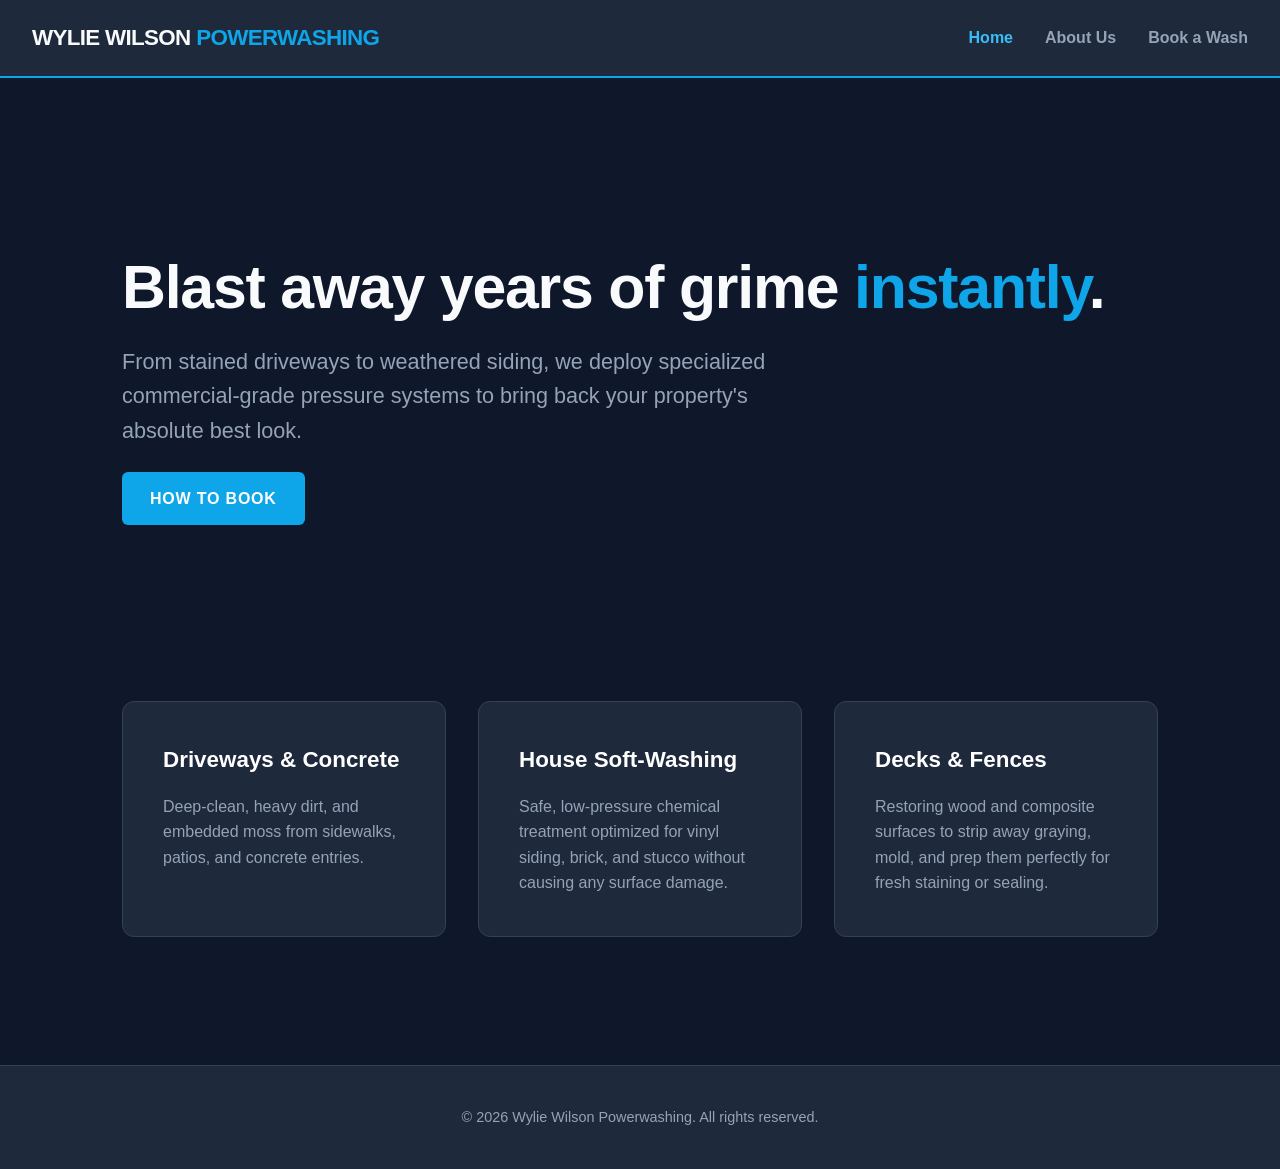
<file: index.html>
<!DOCTYPE html>
<html lang="en">
<head>
    <meta charset="UTF-8">
    <meta name="viewport" content="width=device-width, initial-scale=1.0">
    <title>Wylie Wilson Powerwashing | High-Pressure Services</title>
    <link rel="stylesheet" href="./style.css">
</head>
<body>

    <nav>
        <div class="logo">Wylie Wilson <span>Powerwashing</span></div>
        <ul class="nav-links">
            <li><a href="index.html" class="active">Home</a></li>
            <li><a href="about.html">About Us</a></li>
            <li><a href="book.html">Book a Wash</a></li>
        </ul>
    </nav>

    <main>
        <section class="hero">
            <h1>Blast away years of grime <span>instantly</span>.</h1>
            <p>From stained driveways to weathered siding, we deploy specialized commercial-grade pressure systems to bring back your property's absolute best look.</p>
            <a href="book.html" class="btn">How To Book</a>
        </section>

        <section class="grid">
            <div class="card">
                <h3>Driveways & Concrete</h3>
                <p>Deep-clean, heavy dirt, and embedded moss from sidewalks, patios, and concrete entries.</p>
            </div>
            <div class="card">
                <h3>House Soft-Washing</h3>
                <p>Safe, low-pressure chemical treatment optimized for vinyl siding, brick, and stucco without causing any surface damage.</p>
            </div>
            <div class="card">
                <h3>Decks & Fences</h3>
                <p>Restoring wood and composite surfaces to strip away graying, mold, and prep them perfectly for fresh staining or sealing.</p>
            </div>
        </section>
    </main>

    <footer>
        <p>&copy; 2026 Wylie Wilson Powerwashing. All rights reserved.</p>
    </footer>

</body>
</html>
</file>
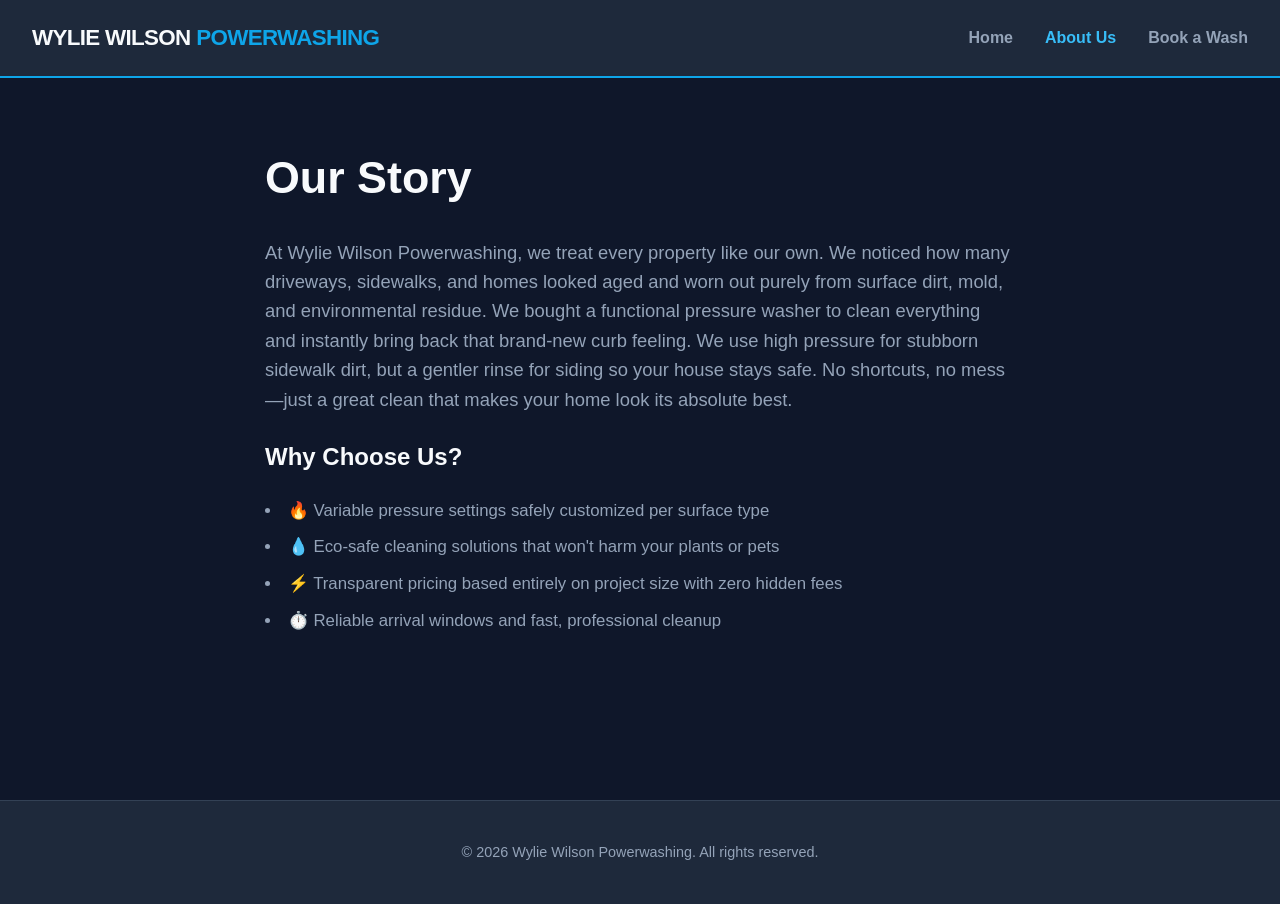
<file: about.html>
<!DOCTYPE html>
<html lang="en">
<head>
    <meta charset="UTF-8">
    <meta name="viewport" content="width=device-width, initial-scale=1.0">
    <title>About Us | Wylie Wilson Powerwashing</title>
    <link rel="stylesheet" href="./style.css">
</head>
<body>

    <nav>
        <div class="logo">Wylie Wilson <span>Powerwashing</span></div>
        <ul class="nav-links">
            <li><a href="index.html">Home</a></li>
            <li><a href="about.html" class="active">About Us</a></li>
            <li><a href="book.html">Book a Wash</a></li>
        </ul>
    </nav>

    <main>
        <section style="max-width: 750px; margin: 0 auto;">
            <h1 style="font-size: 2.8rem; margin-bottom: 1.5rem; font-weight: 800;">Our <span>Story</span></h1>
            <p style="font-size: 1.15rem; color: var(--text-muted); margin-bottom: 1.5rem;">
                At Wylie Wilson Powerwashing, we treat every property like our own. We noticed how many driveways, sidewalks, and homes looked aged and worn out purely from surface dirt, mold, and environmental residue. We bought a functional pressure washer to clean everything and instantly bring back that brand-new curb feeling.
               We use high pressure for stubborn sidewalk dirt, but a gentler rinse for siding so your house stays safe. No shortcuts, no mess—just a great clean that makes your home look its absolute best.
            </p>

            <h3 style="margin-bottom: 1rem; font-size: 1.5rem;">Why Choose Us?</h3>
            <ul style="list-style-position: inside; color: var(--text-muted); margin-bottom: 2rem; line-height: 2.2; font-size: 1.05rem;">
                <li>🔥 Variable pressure settings safely customized per surface type</li>
                <li>💧 Eco-safe cleaning solutions that won't harm your plants or pets</li>
                <li>⚡ Transparent pricing based entirely on project size with zero hidden fees</li>
                <li>⏱️ Reliable arrival windows and fast, professional cleanup</li>
            </ul>
        </section>
    </main>

    <footer>
        <p>&copy; 2026 Wylie Wilson Powerwashing. All rights reserved.</p>
    </footer>

</body>
</html>
</file>
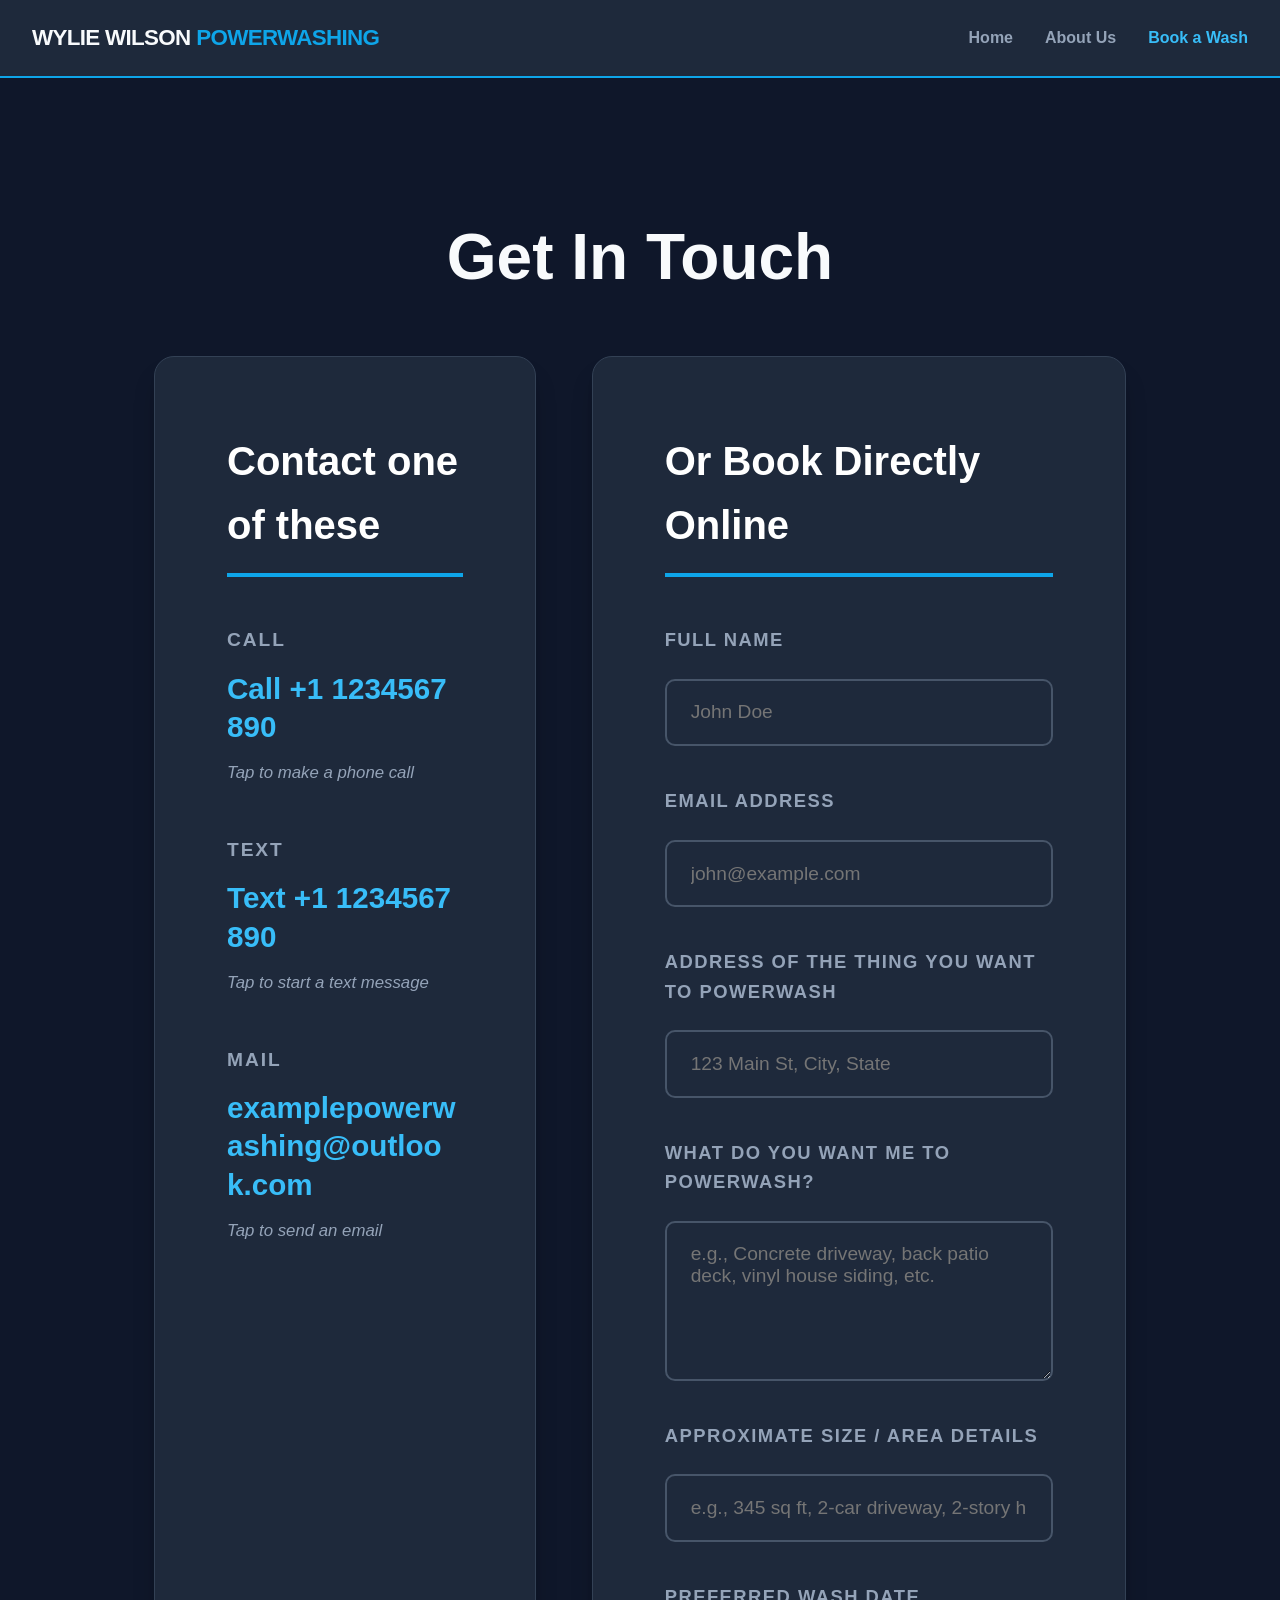
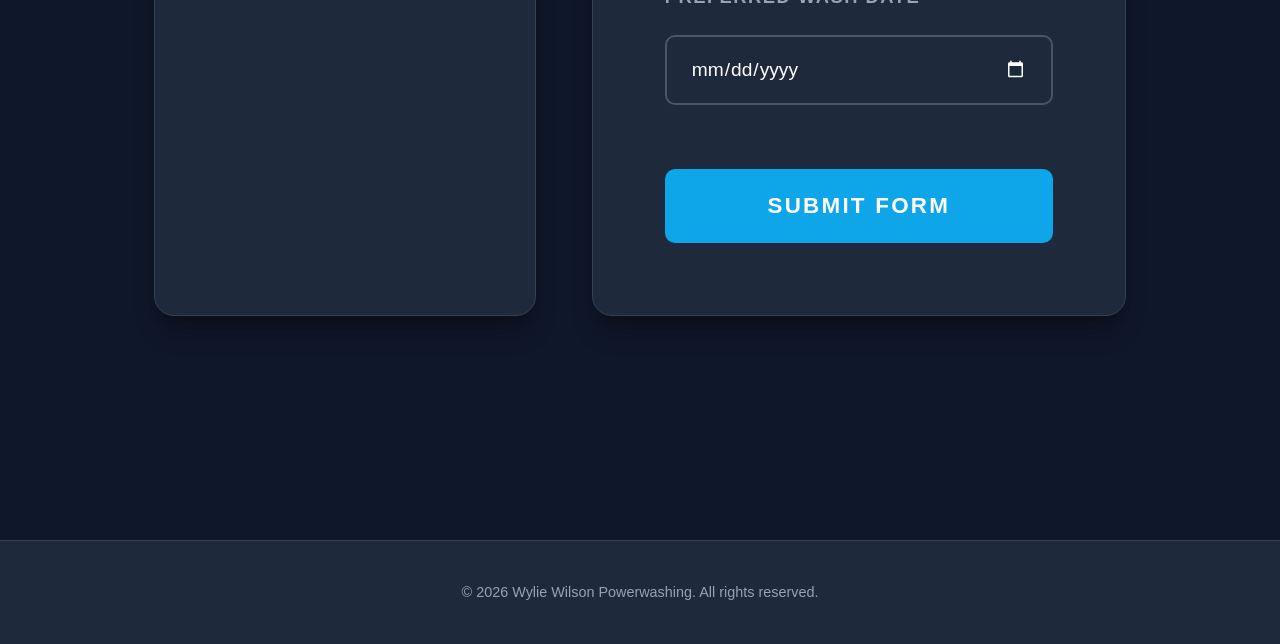
<file: book.html>
<!DOCTYPE html>
<html lang="en">
<head>
    <meta charset="UTF-8">
    <meta name="viewport" content="width=device-width, initial-scale=1.0">
    <title>Book a Wash | Wylie Wilson Powerwashing</title>
    <link rel="stylesheet" href="./style.css">
    <style>
        /* Expanded the entire section wrapper to give the layout room to sit wide */
        .contact-container {
            max-width: 1400px;
            margin: 0 auto;
            padding: 4rem 2rem 6rem 2rem;
        }

        /* --- Upgraded to a powerful heavy-duty grid layout --- */
        .contact-flex-layout {
            display: grid;
            grid-template-columns: 1fr 1.4fr; /* Form side is given extra broad territory */
            gap: 3.5rem;
            margin-top: 3rem;
            width: 100%;
        }

        /* Maximum fatter boxes with massive padding */
        .contact-box {
            background-color: var(--bg-secondary);
            border: 1px solid #334155;
            border-radius: 20px;
            padding: 4.5rem;
            box-shadow: 0 20px 25px -5px rgba(0, 0, 0, 0.25), 0 10px 10px -5px rgba(0, 0, 0, 0.15);
            box-sizing: border-box;
            width: 100%;
        }

        .contact-box h2 {
            font-size: 2.5rem;
            margin-bottom: 3rem;
            color: #ffffff;
            border-bottom: 4px solid var(--accent);
            padding-bottom: 1rem;
        }
        .contact-methods {
            display: flex;
            flex-direction: column;
            gap: 3rem;
        }
        .contact-item {
            display: flex;
            flex-direction: column;
            gap: 0.85rem;
        }
        .contact-label {
            font-size: 1.2rem;
            text-transform: uppercase;
            letter-spacing: 0.1em;
            color: var(--text-muted);
            font-weight: 800;
        }
        
        /* --- FIX: Forces text wrapping so it drops down instead of breaking boxes --- */
        .contact-link {
            font-size: 1.85rem;
            color: var(--accent-glow);
            text-decoration: none;
            font-weight: 700;
            transition: color 0.2s ease, transform 0.2s ease;
            display: block;
            width: 100%;
            word-break: break-all;      /* Breaks ultra long words if absolutely forced */
            overflow-wrap: break-word;  /* Standard behavior: drops text down to new lines */
            white-space: normal;        /* Prevents text from forcing a single line block */
            line-height: 1.3;
        }
        .contact-link:hover {
            color: #ffffff;
            transform: translateX(8px);
        }
        .action-hint {
            font-size: 1.05rem;
            color: var(--text-muted);
            font-style: italic;
        }

        /* --- Fatter Form Inputs Layout --- */
        .form-group {
            display: flex;
            flex-direction: column;
            gap: 1rem;
            margin-bottom: 2.5rem;
            width: 100%;
        }
        .form-group label {
            font-size: 1.15rem;
            text-transform: uppercase;
            letter-spacing: 0.08em;
            color: var(--text-muted);
            font-weight: 700;
        }
        /* Heavy inputs with massive inner space and clean sizing fields */
        .form-group input, 
        .form-group textarea {
            width: 100%;
            padding: 1.3rem 1.5rem;
            background-color: #1e293b;
            border: 2px solid #475569;
            border-radius: 10px;
            color: #ffffff;
            font-family: inherit;
            font-size: 1.2rem;
            transition: border-color 0.2s ease, box-shadow 0.2s ease;
            box-sizing: border-box;
        }
        .form-group input:focus, 
        .form-group textarea:focus {
            outline: none;
            border-color: var(--accent-glow, #38bdf8);
            box-shadow: 0 0 0 5px rgba(56, 189, 248, 0.2);
        }
        .form-group textarea {
            resize: vertical;
            min-height: 160px;
        }

        /* Color schemes the calendar picker icon to look nice in dark mode */
        .form-group input[type="date"]::-webkit-calendar-picker-indicator {
            filter: invert(1);
            cursor: pointer;
        }
        
        /* Massive heavy submit button */
        .submit-btn {
            background-color: var(--accent, #0ea5e9);
            color: #ffffff;
            border: none;
            border-radius: 10px;
            padding: 1.5rem 3rem;
            font-size: 1.4rem;
            font-weight: 800;
            cursor: pointer;
            transition: background-color 0.2s ease, transform 0.1s ease;
            width: 100%;
            text-transform: uppercase;
            letter-spacing: 0.1em;
            margin-top: 1.5rem;
            box-sizing: border-box;
        }
        .submit-btn:hover {
            background-color: var(--accent-glow, #38bdf8);
        }
        .submit-btn:active {
            transform: scale(0.97);
        }

        /* Desktop breakpoints: gracefully folds when screen narrows down */
        @media (max-width: 1200px) {
            .contact-flex-layout {
                grid-template-columns: 1fr; /* Snaps to 1 broad column layout */
                gap: 3rem;
            }
            .contact-box {
                padding: 3.5rem;
            }
            .contact-link {
                font-size: 1.65rem; /* Scales font down slightly on tablets to fit smoothly */
            }
        }
        @media (max-width: 640px) {
            .contact-box {
                padding: 2rem;
            }
            .contact-link {
                font-size: 1.35rem;
            }
        }
    </style>
</head>
<body>

    <nav>
        <div class="logo">Wylie Wilson <span>Powerwashing</span></div>
        <ul class="nav-links">
            <li><a href="index.html">Home</a></li>
            <li><a href="about.html">About Us</a></li>
            <li><a href="book.html" class="active">Book a Wash</a></li>
        </ul>
    </nav>

    <main>
        <div class="contact-container">
            
            <h1 style="font-size: 4rem; text-align: center; font-weight: 800; margin-bottom: 2rem;">Get In <span>Touch</span></h1>
            
            <div class="contact-flex-layout">

                <!-- Left Column: Quick Contacts -->
                <div class="contact-box">
                    <h2>Contact one of these</h2>
                    <div class="contact-methods">
                        
                        <!-- Call Option -->
                        <div class="contact-item">
                            <span class="contact-label">Call</span>
                            <a href="tel:+11234567890" class="contact-link">Call +1 1234567890</a>
                            <span class="action-hint">Tap to make a phone call</span>
                        </div>

                        <!-- Text Option -->
                        <div class="contact-item">
                            <span class="contact-label">Text</span>
                            <a href="sms:+11234567890" class="contact-link">Text +1 1234567890</a>
                            <span class="action-hint">Tap to start a text message</span>
                        </div>

                        <!-- Email Option -->
                        <div class="contact-item">
                            <span class="contact-label">Mail</span>
                            <a href="mailto:examplepowerwashing@outlook.com" class="contact-link">examplepowerwashing@outlook.com</a>
                            <span class="action-hint">Tap to send an email</span>
                        </div>

                    </div>
                </div>

                <!-- Right Column: Booking Form -->
                <div class="contact-box">
                    <h2>Or Book Directly Online</h2>
                    <form action="https://formspree.io/f/xwvdwrrg" method="POST">
                        
                        <div class="form-group">
                            <label for="name">Full Name</label>
                            <input type="text" id="name" name="name" required placeholder="John Doe">
                        </div>

                        <div class="form-group">
                            <label for="email">Email Address</label>
                            <input type="email" id="email" name="email" required placeholder="john@example.com">
                        </div>

                        <div class="form-group">
                            <label for="address">Address Of The Thing You Want To Powerwash</label>
                            <input type="text" id="address" name="address" required placeholder="123 Main St, City, State">
                        </div>

                        <div class="form-group">
                            <label for="description">What Do You Want Me To Powerwash?</label>
                            <textarea id="description" name="description" required placeholder="e.g., Concrete driveway, back patio deck, vinyl house siding, etc."></textarea>
                        </div>

                        <!-- Square Footage Details Field -->
                        <div class="form-group">
                            <label for="size-details">Approximate Size / Area Details</label>
                            <input type="text" id="size-details" name="size_details" placeholder="e.g., 345 sq ft, 2-car driveway, 2-story house">
                        </div>

                        <!-- Preferred Date Picker Field -->
                        <div class="form-group">
                            <label for="preferred-date">Preferred Wash Date</label>
                            <input type="date" id="preferred-date" name="preferred_date">
                        </div>

                        <button type="submit" class="submit-btn">Submit Form</button>

                    </form>
                </div>

            </div>

        </div>
    </main>

    <footer>
        <p>&copy; 2026 Wylie Wilson Powerwashing. All rights reserved.</p>
    </footer>

</body>
</html>
</file>
<file: style.css>
:root {
    --bg-primary: #0f172a;
    --bg-secondary: #1e293b;
    --accent: #0ea5e9; /* Deep pressure-wash blue */
    --accent-glow: #38bdf8;
    --text-main: #f8fafc;
    --text-muted: #94a3b8;
    --success: #22c55e;
}

* {
    box-sizing: border-box;
    margin: 0;
    padding: 0;
    font-family: -apple-system, BlinkMacSystemFont, "Segoe UI", Roboto, sans-serif;
}

body {
    background-color: var(--bg-primary);
    color: var(--text-main);
    line-height: 1.6;
    display: flex;
    flex-direction: column;
    min-height: 100vh;
}

/* Navigation Bar */
nav {
    background-color: var(--bg-secondary);
    padding: 1.25rem 2rem;
    display: flex;
    justify-content: space-between;
    align-items: center;
    border-bottom: 2px solid var(--accent);
    position: sticky;
    top: 0;
    z-index: 100;
}

.logo {
    font-size: 1.4rem;
    font-weight: 800;
    letter-spacing: -0.03em;
    text-transform: uppercase;
}

.logo span {
    color: var(--accent);
}

.nav-links {
    display: flex;
    list-style: none;
    gap: 2rem;
}

.nav-links a {
    color: var(--text-muted);
    text-decoration: none;
    font-size: 1rem;
    font-weight: 600;
    transition: color 0.2s ease;
}

.nav-links a:hover, .nav-links a.active {
    color: var(--accent-glow);
}

/* Main Layout */
main {
    flex: 1;
    max-width: 1100px;
    width: 100%;
    margin: 0 auto;
    padding: 4rem 2rem;
}

/* Hero Section */
.hero {
    display: flex;
    flex-direction: column;
    justify-content: center;
    align-items: flex-start;
    min-height: 55vh;
    gap: 1.5rem;
}

.hero h1 {
    font-size: 3.8rem;
    font-weight: 800;
    line-height: 1.1;
    letter-spacing: -0.02em;
}

.hero h1 span {
    color: var(--accent);
}

.hero p {
    font-size: 1.35rem;
    color: var(--text-muted);
    max-width: 650px;
}

/* Action Buttons */
.btn {
    display: inline-block;
    background-color: var(--accent);
    color: #ffffff;
    padding: 0.85rem 1.75rem;
    border-radius: 6px;
    text-decoration: none;
    font-weight: 700;
    text-transform: uppercase;
    letter-spacing: 0.05em;
    transition: background-color 0.2s ease, transform 0.2s ease;
    border: none;
}

.btn:hover {
    background-color: var(--accent-glow);
    transform: translateY(-2px);
    cursor: pointer;
}

/* Layout Grids & Cards */
.grid {
    display: grid;
    grid-template-columns: repeat(auto-fit, minmax(300px, 1fr));
    gap: 2rem;
    margin-top: 4rem;
}

.card {
    background-color: var(--bg-secondary);
    padding: 2.5rem;
    border-radius: 12px;
    border: 1px solid #334155;
    transition: border-color 0.2s ease;
}

.card:hover {
    border-color: var(--accent);
}

.card h3 {
    margin-bottom: 1rem;
    font-size: 1.4rem;
    color: #ffffff;
}

.card p {
    color: var(--text-muted);
    font-size: 1rem;
}

/* Booking Forms */
.form-group {
    margin-bottom: 1.5rem;
}

.form-group label {
    display: block;
    margin-bottom: 0.5rem;
    font-size: 0.95rem;
    font-weight: 600;
    color: var(--text-muted);
}

.form-group input, .form-group textarea, .form-group select {
    width: 100%;
    padding: 0.85rem;
    background-color: var(--bg-primary);
    border: 1px solid #334155;
    border-radius: 6px;
    color: var(--text-main);
    font-size: 1rem;
}

.form-group input:focus, .form-group textarea:focus, .form-group select:focus {
    outline: none;
    border-color: var(--accent);
}

/* Footer */
footer {
    text-align: center;
    padding: 2.5rem;
    color: var(--text-muted);
    font-size: 0.9rem;
    border-top: 1px solid #334155;
    background-color: var(--bg-secondary);
    margin-top: 4rem;
}

@media (max-width: 768px) {
    .hero h1 { font-size: 2.5rem; }
    nav { flex-direction: column; gap: 1.25rem; text-align: center; }
    .split-layout { grid-template-columns: 1fr !important; gap: 2.5rem !important; }
}
</file>
